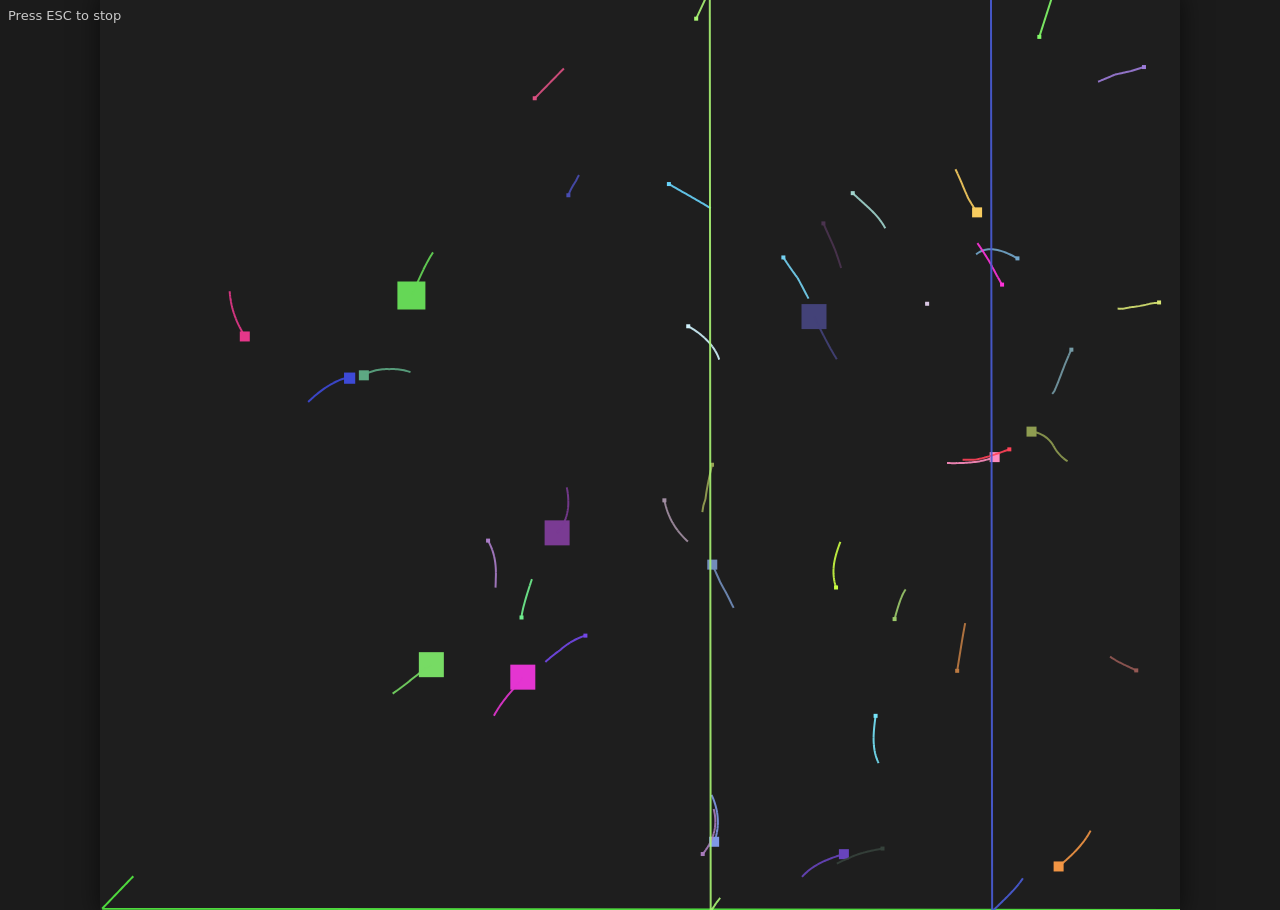
<file: web/index.html>
<!doctype html>
<html lang="en">
<head>
  <meta charset="utf-8" />
  <meta name="viewport" content="width=device-width,initial-scale=1" />
  <title>Moving Squares (JS Port)</title>
  <link rel="stylesheet" href="styles.css" />
</head>
<body>
  <div id="app">
    <canvas id="canvas"></canvas>
    <div id="overlay">Press ESC to stop</div>
  </div>
  <script type="module" src="moving-squares.js"></script>
</body>
</html>
</file>
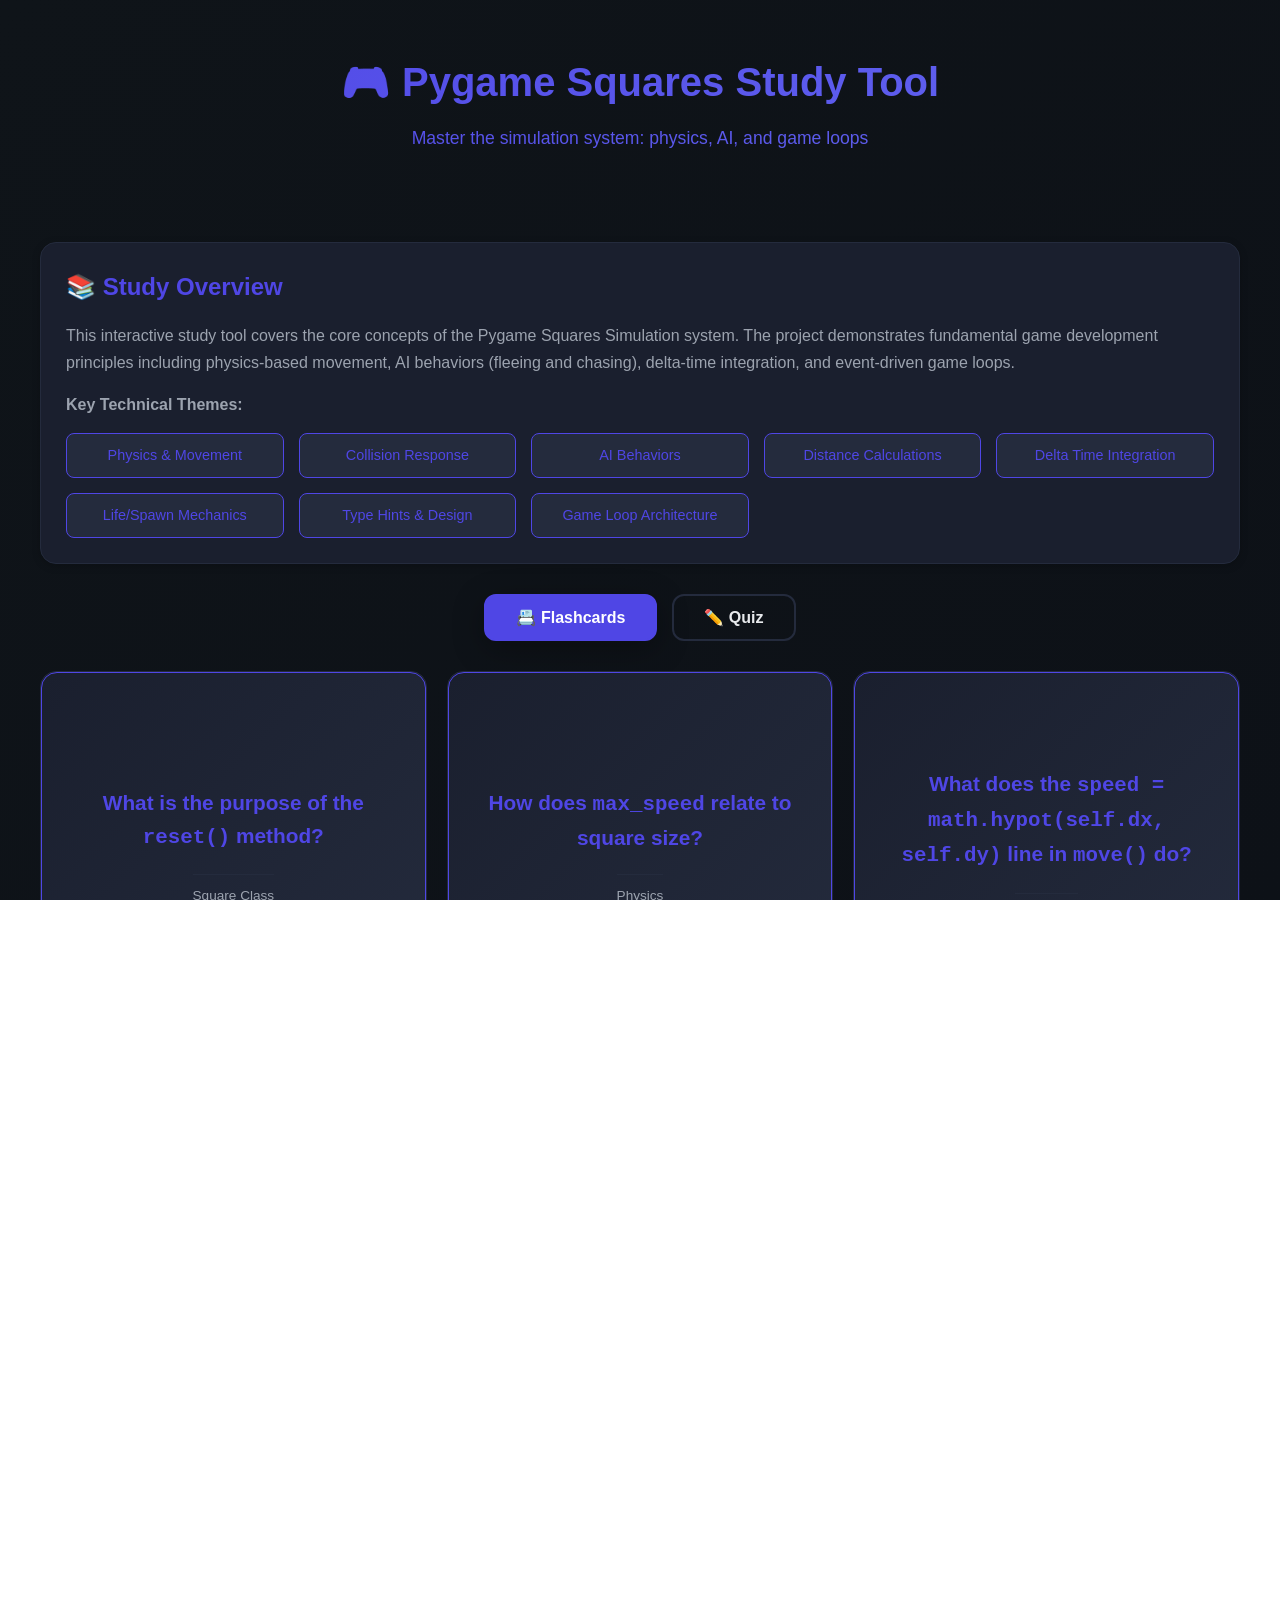
<file: docs/flash-quiz.html>
<!DOCTYPE html>
<html lang="en">
<head>
    <meta charset="UTF-8">
    <meta name="viewport" content="width=device-width, initial-scale=1.0">
    <title>Pygame Squares Simulation - Study Tool</title>
    <!-- STUDY_TOOL_TEMPLATE_VERSION: 2.0 -->
    <style>
        :root {
            --bg: #0f1419;
            --surface: #1a1f2e;
            --surface-alt: #242b3d;
            --text: #e8eaed;
            --text-muted: #9ca3af;
            --accent: #4f46e5;
            --accent-light: #6366f1;
            --success: #10b981;
            --error: #ef4444;
            --radius: 12px;
            --radius-lg: 16px;
            --shadow: 0 8px 32px rgba(0, 0, 0, 0.3);
            --shadow-sm: 0 2px 8px rgba(0, 0, 0, 0.2);
        }

        * {
            margin: 0;
            padding: 0;
            box-sizing: border-box;
        }

        html, body {
            width: 100%;
            height: 100%;
            overflow-x: hidden;
        }

        body {
            font-family: "Avenir Next", "Segoe UI", "Trebuchet MS", sans-serif;
            background: linear-gradient(135deg, var(--bg) 0%, #0d1117 100%);
            background-attachment: fixed;
            color: var(--text);
            line-height: 1.6;
            padding: 20px;
        }

        #app {
            max-width: 1200px;
            margin: 0 auto;
        }

        /* ===== HEADER ===== */
        .header {
            text-align: center;
            margin-bottom: 40px;
            padding: 30px 0;
            background: linear-gradient(120deg, var(--accent) 0%, var(--accent-light) 100%);
            -webkit-background-clip: text;
            -webkit-text-fill-color: transparent;
            background-clip: text;
        }

        .header h1 {
            font-size: 2.5rem;
            margin-bottom: 10px;
            font-weight: 700;
        }

        .header p {
            font-size: 1.1rem;
            color: var(--text-muted);
            margin-bottom: 20px;
        }

        /* ===== SECTIONS ===== */
        .section {
            display: none;
        }

        .section.active {
            display: block;
        }

        /* ===== STUDY SUMMARY ===== */
        #study-summary {
            background: var(--surface);
            border: 1px solid var(--surface-alt);
            padding: 25px;
            border-radius: var(--radius-lg);
            margin-bottom: 30px;
            box-shadow: var(--shadow-sm);
        }

        #study-summary h2 {
            color: var(--accent);
            margin-bottom: 15px;
            font-size: 1.5rem;
        }

        #study-summary p {
            color: var(--text-muted);
            margin-bottom: 15px;
            line-height: 1.7;
        }

        .themes-grid {
            display: grid;
            grid-template-columns: repeat(auto-fit, minmax(200px, 1fr));
            gap: 15px;
            margin-top: 15px;
        }

        .theme-badge {
            background: var(--surface-alt);
            border: 1px solid var(--accent);
            color: var(--accent);
            padding: 10px 15px;
            border-radius: 8px;
            font-size: 0.9rem;
            text-align: center;
        }

        /* ===== MODE SWITCHER ===== */
        #mode-switcher {
            text-align: center;
            margin-bottom: 30px;
        }

        .mode-buttons {
            display: flex;
            gap: 15px;
            justify-content: center;
            flex-wrap: wrap;
        }

        .mode-btn {
            padding: 12px 30px;
            border: 2px solid var(--surface-alt);
            background: transparent;
            color: var(--text);
            border-radius: var(--radius);
            font-size: 1rem;
            font-weight: 600;
            cursor: pointer;
            transition: all 0.3s ease;
        }

        .mode-btn:hover {
            border-color: var(--accent);
            color: var(--accent);
            transform: translateY(-2px);
        }

        .mode-btn.active {
            background: var(--accent);
            border-color: var(--accent);
            color: white;
            box-shadow: var(--shadow);
        }

        /* ===== FLASHCARDS ===== */
        #flashcard-grid {
            display: grid;
            grid-template-columns: repeat(auto-fill, minmax(300px, 1fr));
            gap: 20px;
            animation: fadeIn 0.3s ease;
        }

        @keyframes fadeIn {
            from { opacity: 0; }
            to { opacity: 1; }
        }

        .flashcard {
            height: 350px;
            cursor: pointer;
            perspective: 1000px;
            border-radius: var(--radius-lg);
            background: var(--surface);
            border: 1px solid var(--surface-alt);
            padding: 0;
            transition: all 0.2s ease;
            position: relative;
        }

        .flashcard:hover {
            border-color: var(--accent);
            box-shadow: var(--shadow);
            transform: translateY(-4px);
        }

        .flashcard:focus {
            outline: 2px solid var(--accent);
            outline-offset: 2px;
        }

        .flashcard-inner {
            position: relative;
            width: 100%;
            height: 100%;
            transition: transform 0.6s;
            transform-style: preserve-3d;
        }

        .flashcard.is-flipped .flashcard-inner {
            transform: rotateY(180deg);
        }

        .flashcard-front, .flashcard-back {
            position: absolute;
            width: 100%;
            height: 100%;
            backface-visibility: hidden;
            display: flex;
            flex-direction: column;
            justify-content: center;
            align-items: center;
            padding: 25px;
            text-align: center;
            border-radius: var(--radius-lg);
            overflow: hidden;
        }

        .flashcard-front {
            background: linear-gradient(135deg, var(--surface) 0%, var(--surface-alt) 100%);
            border: 1px solid var(--accent);
        }

        .flashcard-back {
            background: linear-gradient(135deg, var(--accent) 0%, var(--accent-light) 100%);
            color: white;
            transform: rotateY(180deg);
        }

        .flashcard-front h3 {
            color: var(--accent);
            font-size: 1.3rem;
            margin-bottom: 10px;
        }

        .flashcard-front .topic {
            color: var(--text-muted);
            font-size: 0.85rem;
            margin-top: 10px;
            padding-top: 10px;
            border-top: 1px solid var(--surface-alt);
        }

        .flashcard-back p {
            font-size: 1rem;
            line-height: 1.6;
            max-height: 100%;
            overflow-y: auto;
        }

        .card-hint {
            font-size: 0.8rem;
            color: var(--text-muted);
            position: absolute;
            bottom: 15px;
            right: 15px;
            opacity: 0.7;
        }

        /* ===== QUIZ ===== */
        #quiz-content {
            background: var(--surface);
            border: 1px solid var(--surface-alt);
            padding: 30px;
            border-radius: var(--radius-lg);
            margin-bottom: 20px;
            min-height: 400px;
            animation: fadeIn 0.3s ease;
        }

        .question-header {
            display: flex;
            justify-content: space-between;
            align-items: center;
            margin-bottom: 25px;
            padding-bottom: 15px;
            border-bottom: 2px solid var(--surface-alt);
        }

        .question-number {
            color: var(--accent);
            font-weight: 700;
            font-size: 1.1rem;
        }

        .question-progress {
            background: var(--surface-alt);
            padding: 5px 15px;
            border-radius: 20px;
            font-size: 0.9rem;
            color: var(--text-muted);
        }

        .question-title {
            color: var(--text);
            font-size: 1.4rem;
            font-weight: 600;
            margin-bottom: 25px;
        }

        .difficulty-badge {
            display: inline-block;
            padding: 4px 12px;
            border-radius: 6px;
            font-size: 0.75rem;
            font-weight: 600;
            margin-bottom: 15px;
        }

        .difficulty-easy {
            background: rgba(16, 185, 129, 0.2);
            color: #10b981;
        }

        .difficulty-medium {
            background: rgba(244, 114, 49, 0.2);
            color: #f47231;
        }

        .difficulty-hard {
            background: rgba(239, 68, 68, 0.2);
            color: #ef4444;
        }

        .code-ref {
            background: var(--surface-alt);
            border-left: 3px solid var(--accent);
            padding: 10px 15px;
            margin: 15px 0;
            border-radius: 4px;
            font-family: "Courier New", monospace;
            font-size: 0.85rem;
            color: #9ece6a;
            overflow-x: auto;
        }

        .options {
            display: flex;
            flex-direction: column;
            gap: 12px;
            margin: 20px 0;
        }

        .option {
            background: var(--surface-alt);
            border: 2px solid transparent;
            padding: 15px;
            border-radius: var(--radius);
            cursor: pointer;
            transition: all 0.2s ease;
            position: relative;
            padding-left: 45px;
        }

        .option input[type="radio"] {
            position: absolute;
            left: 15px;
            top: 50%;
            transform: translateY(-50%);
            cursor: pointer;
            width: 18px;
            height: 18px;
        }

        .option:hover {
            border-color: var(--accent);
            background: rgba(79, 70, 229, 0.1);
        }

        .option.selected {
            border-color: var(--accent);
            background: rgba(79, 70, 229, 0.2);
        }

        .option.correct {
            border-color: var(--success);
            background: rgba(16, 185, 129, 0.1);
        }

        .option.incorrect {
            border-color: var(--error);
            background: rgba(239, 68, 68, 0.1);
        }

        .quiz-nav {
            display: flex;
            gap: 10px;
            justify-content: space-between;
            align-items: center;
            padding: 20px 30px;
            background: var(--surface);
            border: 1px solid var(--surface-alt);
            border-radius: var(--radius-lg);
            margin-bottom: 20px;
        }

        .nav-btn {
            padding: 10px 20px;
            background: var(--surface-alt);
            border: 1px solid transparent;
            color: var(--text);
            border-radius: var(--radius);
            cursor: pointer;
            transition: all 0.2s ease;
            font-weight: 600;
        }

        .nav-btn:hover:not(:disabled) {
            border-color: var(--accent);
            color: var(--accent);
        }

        .nav-btn:disabled {
            opacity: 0.5;
            cursor: not-allowed;
        }

        .submit-btn {
            padding: 12px 30px;
            background: var(--accent);
            border: none;
            color: white;
            border-radius: var(--radius);
            cursor: pointer;
            font-weight: 600;
            font-size: 1rem;
            transition: all 0.2s ease;
        }

        .submit-btn:hover {
            background: var(--accent-light);
            box-shadow: var(--shadow);
            transform: translateY(-2px);
        }

        .submit-btn:disabled {
            opacity: 0.6;
            cursor: not-allowed;
        }

        #quiz-results {
            background: var(--surface);
            border: 1px solid var(--surface-alt);
            padding: 30px;
            border-radius: var(--radius-lg);
            display: none;
            animation: slideUp 0.4s ease;
        }

        @keyframes slideUp {
            from { opacity: 0; transform: translateY(20px); }
            to { opacity: 1; transform: translateY(0); }
        }

        .results-header {
            text-align: center;
            margin-bottom: 30px;
        }

        .score-display {
            font-size: 3rem;
            font-weight: 700;
            color: var(--accent);
            margin: 20px 0;
        }

        .score-message {
            font-size: 1.3rem;
            margin-bottom: 20px;
            color: var(--text);
        }

        .results-breakdown {
            display: grid;
            grid-template-columns: repeat(auto-fit, minmax(150px, 1fr));
            gap: 15px;
            margin: 30px 0;
        }

        .breakdown-item {
            background: var(--surface-alt);
            padding: 20px;
            border-radius: var(--radius);
            text-align: center;
        }

        .breakdown-label {
            color: var(--text-muted);
            font-size: 0.9rem;
            margin-bottom: 10px;
        }

        .breakdown-value {
            font-size: 2rem;
            font-weight: 700;
            color: var(--accent);
        }

        .results-detail {
            margin-top: 30px;
            max-height: 400px;
            overflow-y: auto;
        }

        .result-item {
            background: var(--surface-alt);
            padding: 20px;
            border-radius: var(--radius);
            margin-bottom: 15px;
            border-left: 4px solid var(--surface-alt);
        }

        .result-item.correct {
            border-left-color: var(--success);
        }

        .result-item.incorrect {
            border-left-color: var(--error);
        }

        .result-question {
            font-weight: 600;
            margin-bottom: 10px;
        }

        .result-answer {
            font-size: 0.9rem;
            color: var(--text-muted);
            margin-bottom: 8px;
        }

        .result-explanation {
            font-size: 0.85rem;
            color: var(--text-muted);
            padding-top: 10px;
            border-top: 1px solid rgba(255, 255, 255, 0.1);
            margin-top: 10px;
        }

        .retry-btn {
            margin-top: 30px;
            padding: 15px 40px;
            background: var(--accent);
            border: none;
            color: white;
            border-radius: var(--radius);
            cursor: pointer;
            font-weight: 600;
            font-size: 1rem;
            transition: all 0.2s ease;
            width: 100%;
        }

        .retry-btn:hover {
            background: var(--accent-light);
            box-shadow: var(--shadow);
        }

        /* ===== RESPONSIVE ===== */
        @media (max-width: 768px) {
            .header h1 {
                font-size: 1.8rem;
            }

            #flashcard-grid {
                grid-template-columns: 1fr;
            }

            .flashcard {
                height: 280px;
            }

            .quiz-nav {
                flex-direction: column;
                gap: 15px;
            }

            .nav-btn {
                width: 100%;
            }

            .submit-btn {
                width: 100%;
            }

            .mode-buttons {
                flex-direction: column;
            }

            .mode-btn {
                width: 100%;
            }

            .score-display {
                font-size: 2.5rem;
            }

            .results-breakdown {
                grid-template-columns: 1fr;
            }
        }

        /* ===== SCROLLBAR ===== */
        ::-webkit-scrollbar {
            width: 8px;
            height: 8px;
        }

        ::-webkit-scrollbar-track {
            background: var(--surface-alt);
        }

        ::-webkit-scrollbar-thumb {
            background: var(--accent);
            border-radius: 4px;
        }

        ::-webkit-scrollbar-thumb:hover {
            background: var(--accent-light);
        }
    </style>
</head>
<body>
    <div id="app">
        <!-- ===== HEADER ===== -->
        <div class="header">
            <h1>🎮 Pygame Squares Study Tool</h1>
            <p>Master the simulation system: physics, AI, and game loops</p>
        </div>

        <!-- ===== STUDY SUMMARY ===== -->
        <section id="study-summary" class="section active">
            <h2>📚 Study Overview</h2>
            <p>This interactive study tool covers the core concepts of the Pygame Squares Simulation system. The project demonstrates fundamental game development principles including physics-based movement, AI behaviors (fleeing and chasing), delta-time integration, and event-driven game loops.</p>
            <p><strong>Key Technical Themes:</strong></p>
            <div class="themes-grid">
                <div class="theme-badge">Physics & Movement</div>
                <div class="theme-badge">Collision Response</div>
                <div class="theme-badge">AI Behaviors</div>
                <div class="theme-badge">Distance Calculations</div>
                <div class="theme-badge">Delta Time Integration</div>
                <div class="theme-badge">Life/Spawn Mechanics</div>
                <div class="theme-badge">Type Hints & Design</div>
                <div class="theme-badge">Game Loop Architecture</div>
            </div>
        </section>

        <!-- ===== MODE SWITCHER ===== -->
        <section id="mode-switcher" class="section active">
            <div class="mode-buttons">
                <button class="mode-btn active" data-mode="flashcards">📇 Flashcards</button>
                <button class="mode-btn" data-mode="quiz">✏️ Quiz</button>
            </div>
        </section>

        <!-- ===== FLASHCARDS ===== -->
        <section id="flashcards" class="section active">
            <div id="flashcard-grid"></div>
        </section>

        <!-- ===== QUIZ ===== -->
        <section id="quiz" class="section">
            <div id="quiz-content"></div>
            <div class="quiz-nav"></div>
            <div id="quiz-results"></div>
        </section>
    </div>

    <script>
        // DOM Validation
        function validateDOM() {
            const required = [
                { selector: '#flashcards', type: 'id' },
                { selector: '#quiz', type: 'id' },
                { selector: '#quiz-content', type: 'id' },
                { selector: '.quiz-nav', type: 'class' },
                { selector: '#quiz-results', type: 'id' },
                { selector: '#flashcard-grid', type: 'id' },
                { selector: '#mode-switcher', type: 'id' },
                { selector: '#study-summary', type: 'id' }
            ];

            const missing = required.filter(el => !document.querySelector(el.selector));
            if (missing.length > 0) {
                console.error('MISSING DOM ELEMENTS:', missing.map(m => m.selector));
                throw new Error(`Missing required DOM elements: ${missing.map(m => m.selector).join(', ')}`);
            }
            console.log('✓ DOM validation passed');
        }

        // ===== DATA: FLASHCARDS =====
        const flashcards = [
            {
                topic: "Square Class",
                front: "What is the purpose of the <code>reset()</code> method?",
                back: "Re-initializes all Square attributes (size, position, velocity, color, life) with random values. Called during initialization and whenever a square's life reaches zero."
            },
            {
                topic: "Physics",
                front: "How does <code>max_speed</code> relate to square size?",
                back: "Smaller squares move faster. Calculated as: <code>max_speed = MAX_SPEED × (MAX_SIZE - size) / (MAX_SIZE - MIN_SIZE + 1)</code>. This creates a predator-prey dynamic."
            },
            {
                topic: "Movement",
                front: "What does the <code>speed = math.hypot(self.dx, self.dy)</code> line in <code>move()</code> do?",
                back: "Calculates the magnitude of the velocity vector. Used to clamp the speed: if it exceeds <code>max_speed</code>, the velocity is normalized and scaled back down."
            },
            {
                topic: "Collision",
                front: "How does the code detect wall collisions?",
                back: "Checks if x/y position is outside bounds (x < 0, x > WIDTH - size, y < 0, y > HEIGHT - size). When detected, position is clamped and the corresponding velocity component is negated."
            },
            {
                topic: "Steering",
                front: "What happens with probability 0.02 each frame in <code>move()</code>?",
                back: "A random steering angle is applied using 2D rotation: <code>new_dx = dx × cos(angle) - dy × sin(angle)</code>. This creates unpredictable wandering behavior."
            },
            {
                topic: "AI - Fleeing",
                front: "In the <code>flee()</code> method, why check <code>if other.size > self.size</code>?",
                back: "Only larger squares are threats. Smaller or equal-sized squares don't cause fleeing behavior. This implements predator-prey hierarchy."
            },
            {
                topic: "AI - Fleeing",
                front: "How does fleeing force decrease with distance in <code>flee()</code>?",
                back: "Uses a strength factor: <code>strength = (200 - dist) / 200</code>. At 200 pixels away, strength = 0. Closer = stronger repulsion. Creates a 200-pixel threat zone."
            },
            {
                topic: "AI - Chasing",
                front: "What is the purpose of tracking <code>closest_dist</code> in <code>chasing()</code>?",
                back: "Finds the nearest prey square. Only squares smaller than self are eligible. The closest one is pursued with acceleration: <code>dx/dy += direction × 600 × strength × dt</code>."
            },
            {
                topic: "Distance Calculation",
                front: "Why use <code>math.hypot()</code> instead of <code>math.sqrt(dx² + dy²)</code>?",
                back: "<code>hypot()</code> is more numerically stable and readable. Both calculate Euclidean distance, but hypot handles edge cases better and conveys intent more clearly."
            },
            {
                topic: "Life Mechanics",
                front: "What happens in <code>update_life()</code> when life <= 0?",
                back: "<code>reset()</code> is called, giving the square new random attributes. This creates continuous respawning instead of permanent removal."
            },
            {
                topic: "Game Loop",
                front: "What does <code>dt = clock.tick(72) / 1000.0</code> provide?",
                back: "Caps the frame rate at 72 FPS and calculates delta time (seconds since last frame). Enables frame-rate-independent physics integration."
            },
            {
                topic: "Type Hints",
                front: "What do the type hints <code>def move(self, dt: float) -> None</code> indicate?",
                back: "<code>dt</code> parameter must be float (delta time), return type is None (void). Improves code clarity and enables static type checking."
            },
            {
                topic: "Design Pattern",
                front: "Why are <code>move()</code>, <code>flee()</code>, and <code>chasing()</code> separate methods instead of one <code>update()</code>?",
                back: "Separation of concerns: movement is physics, fleeing/chasing are AI behaviors. Allows independent testing, reordering, and disable-ability. The main loop calls them in sequence: flee → chase → move."
            },
            {
                topic: "Color & Rendering",
                front: "How is each square's color generated in <code>reset()</code>?",
                back: "Three random integers from 50–255 create an RGB tuple: <code>(random.randint(50, 255), ...)</code>. Avoids very dark colors (< 50) for visibility against dark background."
            },
            {
                topic: "Vector Math",
                front: "In <code>flee()</code> and <code>chasing()</code>, why normalize <code>dx, dy</code> by dividing by <code>dist</code>?",
                back: "Converts displacement into a unit direction vector. Ensures the subsequent acceleration is purely directional, independent of initial distance. Strength factor then controls magnitude."
            }
        ];

        // ===== DATA: QUIZ QUESTIONS =====
        const quizData = [
            {
                id: "q-0",
                question: "In the Square class, when <code>random.random() < 0.02</code> triggers in <code>move()</code>, what mathematical transformation is applied to the velocity vector?",
                difficulty: "medium",
                type: "multiple-choice",
                options: [
                    { text: "A 2D rotation using cos and sin: <code>new_dx = dx × cos(a) - dy × sin(a)</code>", correct: true },
                    { text: "Direct scaling: <code>dx *= random_factor</code>", correct: false },
                    { text: "Random replacement with new velocity values", correct: false },
                    { text: "Magnitude inversion: <code>dx, dy = -dy, -dx</code>", correct: false }
                ],
                explanation: "A 2D rotation matrix is applied with a random angle (±0.2 radians). This implements steering via rotation, creating the unpredictable wandering effect.",
                codeRef: "lines 48-56 in main.py"
            },
            {
                id: "q-1",
                question: "The <code>flee()</code> method only processes larger squares as threats. What is the consequence if a smaller square encounters another square of equal size?",
                difficulty: "hard",
                type: "multiple-choice",
                options: [
                    { text: "They both flee from each other (mutual repulsion)", correct: false },
                    { text: "The smaller square ignores it (no fleeing occurs)", correct: true },
                    { text: "The smaller square attacks it", correct: false },
                    { text: "They merge into a larger square", correct: false }
                ],
                explanation: "Only <code>other.size > self.size</code> triggers fleeing. Equal-sized squares pose no threat, so fleeing is skipped. This creates a strict size-based hierarchy.",
                codeRef: "line 84 in main.py"
            },
            {
                id: "q-2",
                question: "How is the speed clamping in the <code>move()</code> method achieved after steering?",
                difficulty: "medium",
                type: "multiple-choice",
                options: [
                    { text: "<code>factor = min(max_speed, speed) / speed; dx, dy *= factor</code>", correct: true },
                    { text: "<code>dx = max_speed; dy = max_speed</code>", correct: false },
                    { text: "<code>if speed > max_speed: dx = max_speed; dy = max_speed</code>", correct: false },
                    { text: "No clamping—speed is unlimited", correct: false }
                ],
                explanation: "The factor normalizes the velocity to magnitude max_speed without changing direction. This preserves steering while respecting the speed limit.",
                codeRef: "lines 57-62 in main.py"
            },
            {
                id: "q-3",
                question: "In <code>chasing()</code>, why is the variable <code>closest_dist</code> initialized to <code>float('inf')</code>?",
                difficulty: "easy",
                type: "multiple-choice",
                options: [
                    { text: "To ensure any real distance found is smaller, enabling min() logic", correct: true },
                    { text: "To prevent division by zero", correct: false },
                    { text: "To represent 'no valid target'", correct: false },
                    { text: "To match Python's infinity constant", correct: false }
                ],
                explanation: "Initializing to infinity guarantees that the first valid target comparison will be true (<code>dist < float('inf')</code>). This is a standard pattern for tracking minimums.",
                codeRef: "line 101 in main.py"
            },
            {
                id: "q-4",
                question: "What is the relationship between <code>max_speed</code> and <code>size</code> in terms of gameplay impact?",
                difficulty: "hard",
                type: "multiple-choice",
                options: [
                    { text: "Larger squares move faster, creating a dominant predator advantage", correct: false },
                    { text: "Smaller squares move faster, allowing them to escape larger predators", correct: true },
                    { text: "Size and speed are unrelated", correct: false },
                    { text: "All squares have identical max speeds regardless of size", correct: false }
                ],
                explanation: "Small squares receive higher max_speed (calculated as <code>MAX_SPEED × (MAX_SIZE - size) / ...</code>). This gives them a survival advantage through speed, balancing the predator-prey dynamic.",
                codeRef: "lines 27-28 in main.py"
            },
            {
                id: "q-5",
                question: "If a square exits the right boundary (<code>x > WIDTH - size</code>), which line executes and why?",
                difficulty: "medium",
                type: "multiple-choice",
                options: [
                    { text: "<code>self.x = WIDTH - self.size; self.dx *= -1</code> to clamp position and reverse velocity", correct: true },
                    { text: "<code>self.reset()</code> to respawn the square", correct: false },
                    { text: "The square is deleted from the list", correct: false },
                    { text: "<code>self.x = 0</code> to wrap around", correct: false }
                ],
                explanation: "The position is clamped to the boundary, and dx is negated to reverse horizontal motion. This simulates a bounce-back response.",
                codeRef: "lines 68-75 in main.py"
            },
            {
                id: "q-6",
                question: "In the main game loop, the order of method calls is: <code>flee() → chasing() → move()</code>. What would happen if <code>move()</code> was called before <code>flee()</code>?",
                difficulty: "hard",
                type: "multiple-choice",
                options: [
                    { text: "Fleeing impulses would be applied to the already-moved position, causing delayed reaction", correct: true },
                    { text: "Fleeing would not work at all", correct: false },
                    { text: "Movement would be faster", correct: false },
                    { text: "There would be no observable difference", correct: false }
                ],
                explanation: "AI behaviors (flee, chase) accumulate velocity impulses, then move() integrates them. Reversing the order would compute behavior based on stale position data, creating a one-frame lag.",
                codeRef: "lines 148-153 in main.py"
            },
            {
                id: "q-7",
                question: "A square has <code>life = 0.5</code> and <code>dt = 0.01</code> in <code>update_life()</code>. After this frame, will the square reset?",
                difficulty: "easy",
                type: "multiple-choice",
                options: [
                    { text: "No, because 0.5 - 0.01 = 0.49 (still > 0)", correct: true },
                    { text: "Yes, because life is decreasing", correct: false },
                    { text: "Yes, because 0.5 is less than 1", correct: false },
                    { text: "No, life never reaches zero", correct: false }
                ],
                explanation: "Reset occurs only when <code>life <= 0</code>. Subtracting 0.01 from 0.5 yields 0.49, which is still positive. The square resets on the frame when the subtraction brings life to ≤ 0.",
                codeRef: "lines 129-131 in main.py"
            },
            {
                id: "q-8",
                question: "In <code>flee()</code>, the force is calculated as <code>self.dx += dx × 500 × strength × dt</code>. Why include the <code>dt</code> factor?",
                difficulty: "medium",
                type: "multiple-choice",
                options: [
                    { text: "To make acceleration frame-rate independent (impulse scales with elapsed time)", correct: true },
                    { text: "To slow down the flee speed", correct: false },
                    { text: "To match the random steering angle", correct: false },
                    { text: "No particular reason; it's arbitrary", correct: false }
                ],
                explanation: "Without dt, the acceleration impulse would be inconsistent across different frame rates. Multiplying by dt ensures that faster frames apply proportionally smaller impulses, keeping behavior stable.",
                codeRef: "line 92 in main.py"
            },
            {
                id: "q-9",
                question: "What is the Big-O time complexity of the <code>flee()</code> method when there are N squares?",
                difficulty: "hard",
                type: "multiple-choice",
                options: [
                    { text: "O(N) – iterates once through all squares", correct: true },
                    { text: "O(N²) – nested loops comparing all pairs", correct: false },
                    { text: "O(1) – constant time operation", correct: false },
                    { text: "O(log N) – binary search for threats", correct: false }
                ],
                explanation: "flee() loops once through all_squares to find larger threats. Single loop = O(N). If all squares were calling flee simultaneously with N squares total, the overall complexity would be O(N²), but each individual call is O(N).",
                codeRef: "lines 82-93 in main.py"
            },
            {
                id: "q-10",
                question: "In <code>chasing()</code>, the condition <code>if other is self or other.size >= self.size: continue</code> serves which purpose?",
                difficulty: "medium",
                type: "multiple-choice",
                options: [
                    { text: "Skip self and squares that are equal/larger (only chase smaller prey)", correct: true },
                    { text: "Improve performance by reducing loop iterations", correct: false },
                    { text: "Prevent the square from chasing itself infinitely", correct: false },
                    { text: "Both A and C", correct: false }
                ],
                explanation: "The condition enforces two rules: (1) ignore self-reference, (2) only pursue smaller targets. This creates a predatory hierarchy where bigger squares hunt smaller ones.",
                codeRef: "line 104 in main.py"
            },
            {
                id: "q-11",
                question: "If <code>closest_dist</code> remains <code>float('inf')</code> after the loop in <code>chasing()</code>, what does the subsequent <code>if closest and 0 < closest_dist < 200</code> check ensure?",
                difficulty: "hard",
                type: "multiple-choice",
                options: [
                    { text: "If no valid target was found (closest is None), no chasing occurs", correct: true },
                    { text: "The target must be exactly 200 pixels away", correct: false },
                    { text: "Unlimited chasing range if a target exists", correct: false },
                    { text: "Chasing only happens if closest_dist equals infinity", correct: false }
                ],
                explanation: "If no prey exists or all prey are out of range, <code>closest</code> remains None and the condition skips the acceleration. This prevents chasing phantoms.",
                codeRef: "line 119 in main.py"
            },
            {
                id: "q-12",
                question: "Why is the 200-pixel threshold used in both <code>flee()</code> and <code>chasing()</code>?",
                difficulty: "easy",
                type: "multiple-choice",
                options: [
                    { text: "To create a consistent interaction distance that defines when behavior is triggered", correct: true },
                    { text: "To match the screen width", correct: false },
                    { text: "Arbitrary choice with no gameplay impact", correct: false },
                    { text: "To prevent squares from ever touching", correct: false }
                ],
                explanation: "Both methods use 200 pixels as the threshold for activating behavior. This defines the 'perceptual range' for threats and prey, creating consistent interaction zones.",
                codeRef: "lines 89 and 119 in main.py"
            },
            {
                id: "q-13",
                question: "The game loop calls <code>square.draw(screen)</code> once per square per frame. What would happen if draw() was called only once per 10 frames?",
                difficulty: "medium",
                type: "multiple-choice",
                options: [
                    { text: "Squares would not render correctly; visual output would be 9 frames stale", correct: true },
                    { text: "Performance would improve without visual side effects", correct: false },
                    { text: "Squares would move 10× faster", correct: false },
                    { text: "The frame rate would remain at 72 FPS", correct: false }
                ],
                explanation: "draw() renders the square's current position each frame. Skipping frames means the screen displays outdated positions. The square has moved during those 9 frames but wasn't drawn.",
                codeRef: "lines 133-134, 155 in main.py"
            },
            {
                id: "q-14",
                question: "What is the total Big-O complexity of one frame's update (flee + chase + move + draw for all N squares)?",
                difficulty: "hard",
                type: "multiple-choice",
                options: [
                    { text: "O(N²) – each square checks interactions with all others", correct: true },
                    { text: "O(N) – linear pass through squares", correct: false },
                    { text: "O(N log N) – logarithmic interaction cost", correct: false },
                    { text: "O(1) – constant time regardless of square count", correct: false }
                ],
                explanation: "Each of N squares calls flee(), which loops through N others: O(N²). chasing() is also O(N²). move() and draw() are O(N) each. Dominated by O(N²) behavior interactions.",
                codeRef: "lines 148-156 in main.py"
            }
        ];

        // ===== STATE MANAGEMENT =====
        let currentMode = 'flashcards';
        let currentQuestionIndex = 0;
        let quizAnswers = {};
        let quizSubmitted = false;

        // ===== INITIALIZE QUIZ DOM (Phase 1: Setup Only) =====
        function initializeQuizDOM() {
            const quizContent = document.getElementById('quiz-content');
            if (!quizContent) {
                console.error('MISSING: #quiz-content');
                return;
            }

            // Pre-build all question containers
            quizData.forEach((q, idx) => {
                const questionDiv = document.createElement('div');
                questionDiv.id = q.id;
                questionDiv.className = 'question-container';
                questionDiv.style.display = idx === 0 ? 'block' : 'none';
                quizContent.appendChild(questionDiv);
            });

            console.log(`✓ Quiz DOM initialized with ${quizData.length} question containers`);
        }

        // ===== UPDATE QUIZ CONTENT (Phase 2: State Updates Only) =====
        function updateQuizContent(qIndex) {
            const quizContent = document.getElementById('quiz-content');
            const question = quizData[qIndex];

            // Hide all questions, show current
            document.querySelectorAll('.question-container').forEach((q, idx) => {
                q.style.display = idx === qIndex ? 'block' : 'none';
            });

            const questionDiv = document.getElementById(question.id);
            if (!questionDiv) {
                console.error(`MISSING: #${question.id}`);
                return;
            }

            let difficultyClass = 'difficulty-easy';
            if (question.difficulty === 'medium') difficultyClass = 'difficulty-medium';
            if (question.difficulty === 'hard') difficultyClass = 'difficulty-hard';

            let optionsHtml = '<div class="options">';
            question.options.forEach((opt, idx) => {
                const optionId = `${question.id}-opt-${idx}`;
                const checked = quizAnswers[question.id] === idx ? 'checked' : '';
                const selectedClass = quizAnswers[question.id] === idx ? 'selected' : '';
                optionsHtml += `
                    <label class="option ${selectedClass}">
                        <input type="radio" name="${question.id}" value="${idx}" ${checked} onchange="selectAnswer('${question.id}', ${idx})">
                        ${opt.text}
                    </label>
                `;
            });
            optionsHtml += '</div>';

            questionDiv.innerHTML = `
                <div class="question-header">
                    <div class="question-number">Question ${qIndex + 1} of ${quizData.length}</div>
                    <div class="question-progress">${qIndex + 1}/${quizData.length}</div>
                </div>
                <span class="difficulty-badge ${difficultyClass}">${question.difficulty.toUpperCase()}</span>
                <h3 class="question-title">${question.question}</h3>
                <div class="code-ref">From: ${question.codeRef}</div>
                ${optionsHtml}
            `;
        }

        // ===== UPDATE QUIZ NAV (Phase 2: State Updates Only) =====
        function updateQuizNav() {
            const navContainer = document.querySelector('.quiz-nav');
            if (!navContainer) {
                console.error('MISSING: .quiz-nav');
                return;
            }

            let navHtml = '';

            if (!quizSubmitted) {
                navHtml += `<button class="nav-btn" onclick="prevQuestion()" ${currentQuestionIndex === 0 ? 'disabled' : ''}>← Previous</button>`;

                if (currentQuestionIndex === quizData.length - 1) {
                    navHtml += `<button class="submit-btn" onclick="submitQuiz()">Submit Quiz</button>`;
                } else {
                    navHtml += `<button class="nav-btn" onclick="nextQuestion()" ${currentQuestionIndex === quizData.length - 1 ? 'disabled' : ''}>Next →</button>`;
                }
            } else {
                navHtml += `<button class="retry-btn" onclick="retryQuiz()">Retry Quiz</button>`;
            }

            navContainer.innerHTML = navHtml;
        }

        // ===== RENDER FLASHCARDS =====
        function renderFlashcards() {
            const grid = document.getElementById('flashcard-grid');
            grid.innerHTML = '';
            flashcards.forEach((card, idx) => {
                const cardDiv = document.createElement('div');
                cardDiv.className = 'flashcard';
                cardDiv.tabindex = 0;
                cardDiv.role = 'button';
                cardDiv.innerHTML = `
                    <div class="flashcard-inner">
                        <div class="flashcard-front">
                            <h3>${card.front}</h3>
                            <div class="topic">${card.topic}</div>
                            <div class="card-hint">Click to flip</div>
                        </div>
                        <div class="flashcard-back">
                            <p>${card.back}</p>
                        </div>
                    </div>
                `;
                cardDiv.addEventListener('click', () => cardDiv.classList.toggle('is-flipped'));
                cardDiv.addEventListener('keydown', (e) => {
                    if (e.key === 'Enter' || e.key === ' ') {
                        e.preventDefault();
                        cardDiv.classList.toggle('is-flipped');
                    }
                });
                grid.appendChild(cardDiv);
            });
        }

        // ===== QUIZ FUNCTIONS =====
        function selectAnswer(questionId, optionIndex) {
            quizAnswers[questionId] = optionIndex;
            document.querySelectorAll(`[name="${questionId}"]`).forEach((radio, idx) => {
                const label = radio.closest('.option');
                if (label) {
                    if (radio.checked) {
                        label.classList.add('selected');
                    } else {
                        label.classList.remove('selected');
                    }
                }
            });
        }

        function nextQuestion() {
            if (currentQuestionIndex < quizData.length - 1) {
                currentQuestionIndex++;
                updateQuizContent(currentQuestionIndex);
                updateQuizNav();
            }
        }

        function prevQuestion() {
            if (currentQuestionIndex > 0) {
                currentQuestionIndex--;
                updateQuizContent(currentQuestionIndex);
                updateQuizNav();
            }
        }

        function submitQuiz() {
            quizSubmitted = true;

            const score = quizData.filter((q, idx) => {
                const selected = quizAnswers[q.id];
                return selected !== undefined && q.options[selected].correct;
            }).length;

            const percentage = Math.round((score / quizData.length) * 100);

            let message = '';
            if (percentage === 100) message = '🎉 Perfect Score!';
            else if (percentage >= 80) message = '🌟 Excellent Work!';
            else if (percentage >= 60) message = '✅ Good Effort!';
            else if (percentage >= 40) message = '📚 Keep Studying!';
            else message = '💪 Review and Retry!';

            let resultsHtml = `
                <div class="results-header">
                    <h2>Quiz Complete!</h2>
                    <div class="score-display">${score}/${quizData.length}</div>
                    <div class="score-message">${percentage}% Correct</div>
                    <p>${message}</p>
                </div>

                <div class="results-breakdown">
                    <div class="breakdown-item">
                        <div class="breakdown-label">Correct Answers</div>
                        <div class="breakdown-value">${score}</div>
                    </div>
                    <div class="breakdown-item">
                        <div class="breakdown-label">Incorrect Answers</div>
                        <div class="breakdown-value">${quizData.length - score}</div>
                    </div>
                    <div class="breakdown-item">
                        <div class="breakdown-label">Accuracy</div>
                        <div class="breakdown-value">${percentage}%</div>
                    </div>
                </div>

                <div class="results-detail">
                    <h3 style="margin-bottom: 15px; color: var(--accent);">Answer Review:</h3>
            `;

            quizData.forEach((q, idx) => {
                const selected = quizAnswers[q.id];
                const isCorrect = selected !== undefined && q.options[selected].correct;
                const userAnswerText = selected !== undefined ? q.options[selected].text : 'Not answered';
                const correctAnswerText = q.options.find(o => o.correct)?.text || 'N/A';

                resultsHtml += `
                    <div class="result-item ${isCorrect ? 'correct' : 'incorrect'}">
                        <div class="result-question">Q${idx + 1}: ${isCorrect ? '✓' : '✗'}</div>
                        <div class="result-answer"><strong>Your answer:</strong> ${userAnswerText}</div>
                        ${!isCorrect ? `<div class="result-answer"><strong>Correct answer:</strong> ${correctAnswerText}</div>` : ''}
                        <div class="result-explanation"><strong>Explanation:</strong> ${q.explanation}</div>
                    </div>
                `;
            });

            resultsHtml += `</div>`;

            document.getElementById('quiz-results').innerHTML = resultsHtml;
            document.getElementById('quiz-results').style.display = 'block';
            document.getElementById('quiz-content').style.display = 'none';
            updateQuizNav();
        }

        function retryQuiz() {
            currentQuestionIndex = 0;
            quizAnswers = {};
            quizSubmitted = false;
            document.getElementById('quiz-results').style.display = 'none';
            document.getElementById('quiz-results').innerHTML = '';
            document.getElementById('quiz-content').style.display = 'block';
            updateQuizContent(0);
            updateQuizNav();
        }

        // ===== MODE SWITCHING =====
        function switchMode(mode) {
            currentMode = mode;
            document.querySelectorAll('.mode-btn').forEach(btn => btn.classList.remove('active'));
            event.target.classList.add('active');

            document.querySelectorAll('.section').forEach(section => section.classList.remove('active'));

            if (mode === 'flashcards') {
                document.getElementById('study-summary').classList.add('active');
                document.getElementById('mode-switcher').classList.add('active');
                document.getElementById('flashcards').classList.add('active');
            } else if (mode === 'quiz') {
                document.getElementById('study-summary').classList.add('active');
                document.getElementById('mode-switcher').classList.add('active');
                document.getElementById('quiz').classList.add('active');
            }
        }

        // ===== INITIALIZATION =====
        document.addEventListener('DOMContentLoaded', () => {
            console.log('Initializing study tool...');

            // Validate DOM
            validateDOM();

            // Setup mode buttons
            document.querySelectorAll('.mode-btn').forEach(btn => {
                btn.addEventListener('click', (e) => {
                    switchMode(e.target.dataset.mode);
                });
            });

            // Initialize flashcards
            renderFlashcards();

            // Initialize quiz (Phase 1)
            initializeQuizDOM();
            updateQuizContent(0);
            updateQuizNav();

            console.log('✓ Study tool initialized successfully');
            console.log(`  - ${flashcards.length} flashcards loaded`);
            console.log(`  - ${quizData.length} quiz questions loaded`);
        });
    </script>
</body>
</html>
</file>
<file: web/styles.css>
html,body {
  height: 100%;
  margin: 0;
  background: #1b1b1b;
  color: #eee;
  font-family: system-ui, -apple-system, Roboto, "Segoe UI", "Helvetica Neue", Arial;
}
#app {
  display: flex;
  align-items: center;
  justify-content: center;
  height: 100%;
  position: relative;
}
canvas {
  background: #1e1e1e;
  box-shadow: 0 4px 24px rgba(0,0,0,0.6);
  image-rendering: geometricPrecision;
}
#overlay {
  position: absolute;
  top: 8px;
  left: 8px;
  color: #ddd;
  font-size: 13px;
  opacity: 0.9;
}
</file>
